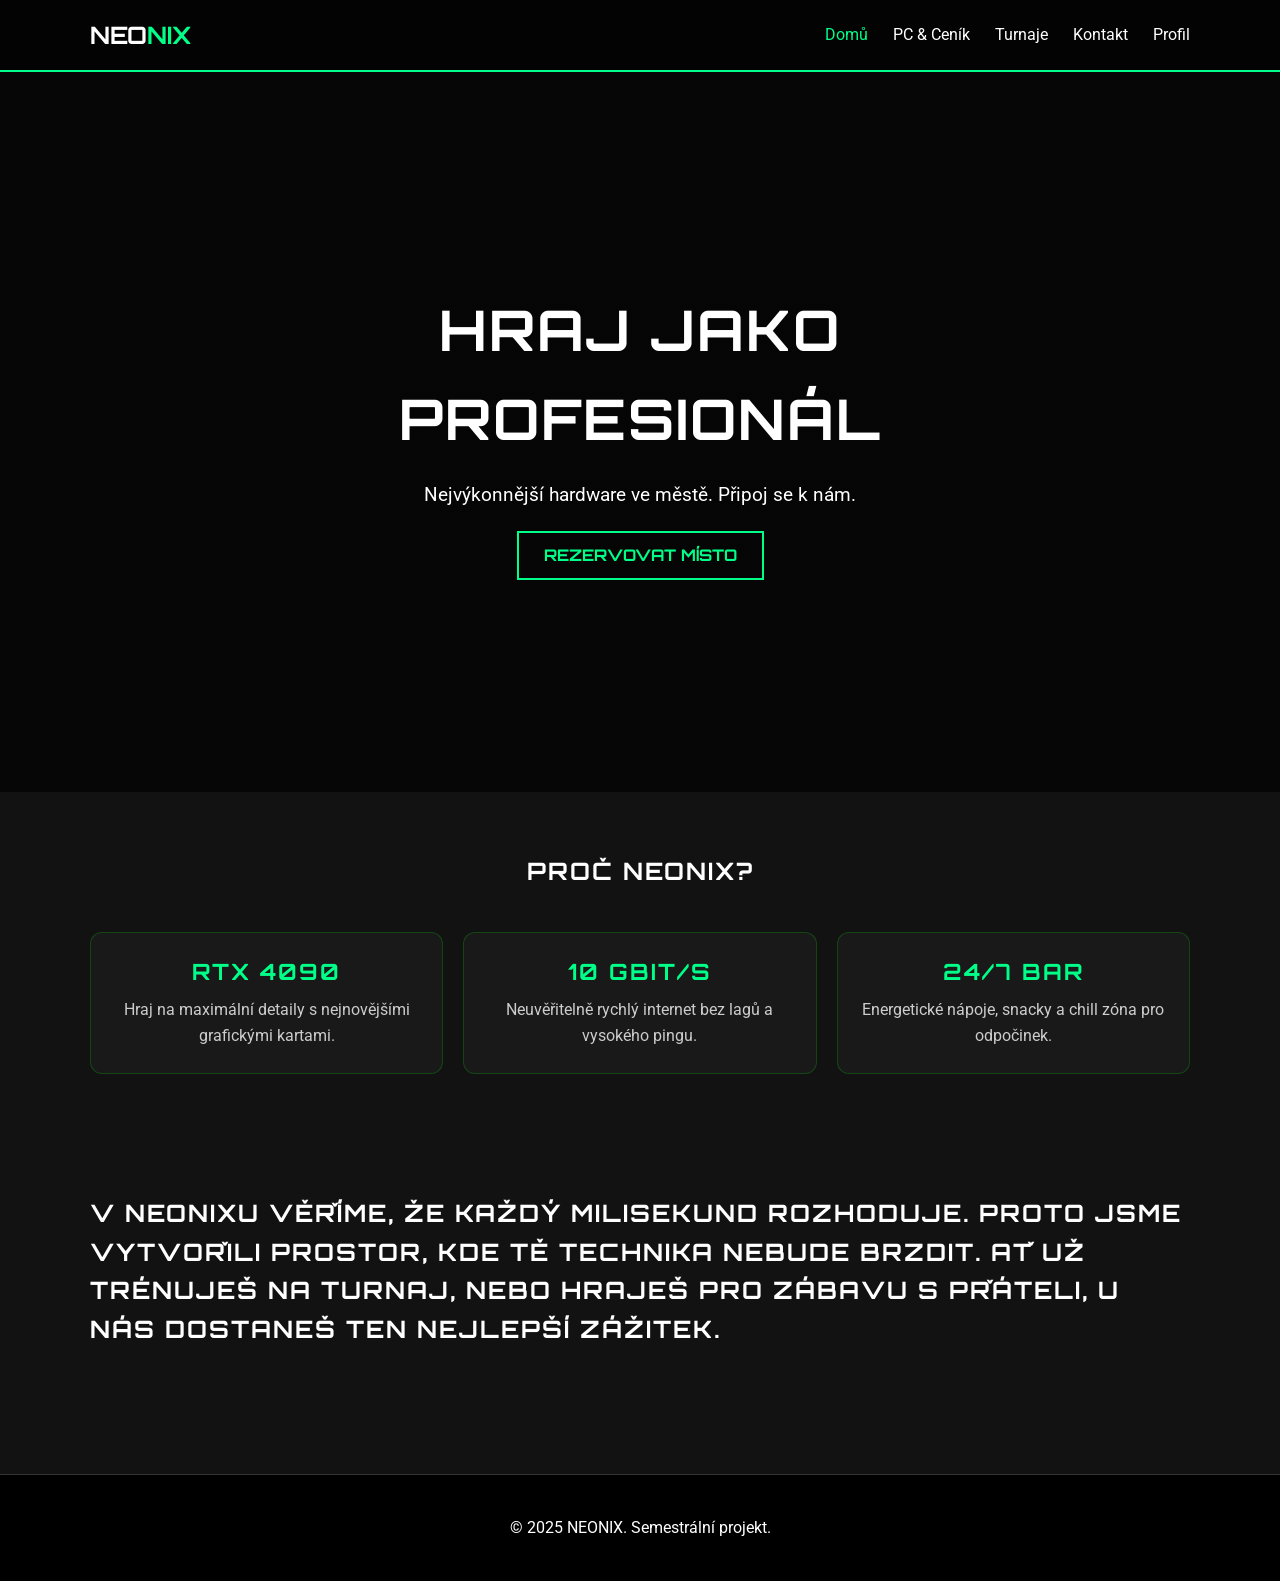
<file: frontend/index.html>
<!DOCTYPE html>
<html lang="cs">
<head>
    <meta charset="UTF-8">
    <meta name="viewport" content="width=device-width, initial-scale=1.0">
    <title>Neonix</title>
    <link rel="preconnect" href="https://fonts.googleapis.com">
    <link rel="preconnect" href="https://fonts.gstatic.com" crossorigin>
    <link href="https://fonts.googleapis.com/css2?family=Orbitron:wght@400;700&family=Roboto:wght@300;400;700&display=swap" rel="stylesheet">

    <link rel="stylesheet" href="style.css">
</head>
<body>

<header>
    <div class="container">
        <nav>
            <div class="logo">NEO<span style="color:var(--accent)">NIX</span></div>
            <div class="nav-links">
                <a href="index.html" style="color:var(--accent)">Domů</a>
                <a href="specs.html">PC & Ceník</a>
                <a href="events.html">Turnaje</a>
                <a href="contact.html">Kontakt</a>
                <a href="Profil.html">Profil</a>
            </div>
        </nav>
    </div>
</header>

<main>

    <section id="index.html" class="hero">
        <div class="container hero-content">
            <h1>Hraj jako <br>Profesionál</h1>
            <p style="margin-bottom: 20px; font-size: 1.2rem;">Nejvýkonnější hardware ve městě. Připoj se k nám.</p>
            <a href="specs.html" class="btn">REZERVOVAT MÍSTO</a>
        </div>
    </section>



    <section class="container section-padding">
        <div class="container">
            <h2 style="text-align: center;">Proč Neonix?</h2>
            <br>
            <div class="grid-wrapper">
                <article class="card">
                    <h3>RTX 4090</h3>
                    <p>Hraj na maximální detaily s nejnovějšími grafickými kartami.</p>
                </article>
                <article class="card">
                    <h3>10 Gbit/s</h3>
                    <p>Neuvěřitelně rychlý internet bez lagů a vysokého pingu.</p>
                </article>
                <article class="card">
                    <h3>24/7 Bar</h3>
                    <p>Energetické nápoje, snacky a chill zóna pro odpočinek.</p>
                </article>
            </div>
        </div>
    </section>



<section id="specs" class="container section-padding">
 <div class="container">
<h2>V NEONIXu věříme, že každý milisekund rozhoduje. Proto jsme vytvořili prostor,
    kde tě technika nebude brzdit. Ať už trénuješ na turnaj, nebo hraješ pro zábavu s přáteli,
    u nás dostaneš ten nejlepší zážitek.</h2>

</div>
</section>



</main>

<footer>
    <div class="container">
        <p>&copy; 2025 NEONIX. Semestrální projekt.</p>

    </div>
</footer>
<script src="api.js"></script>
</body>
</html>
</file>
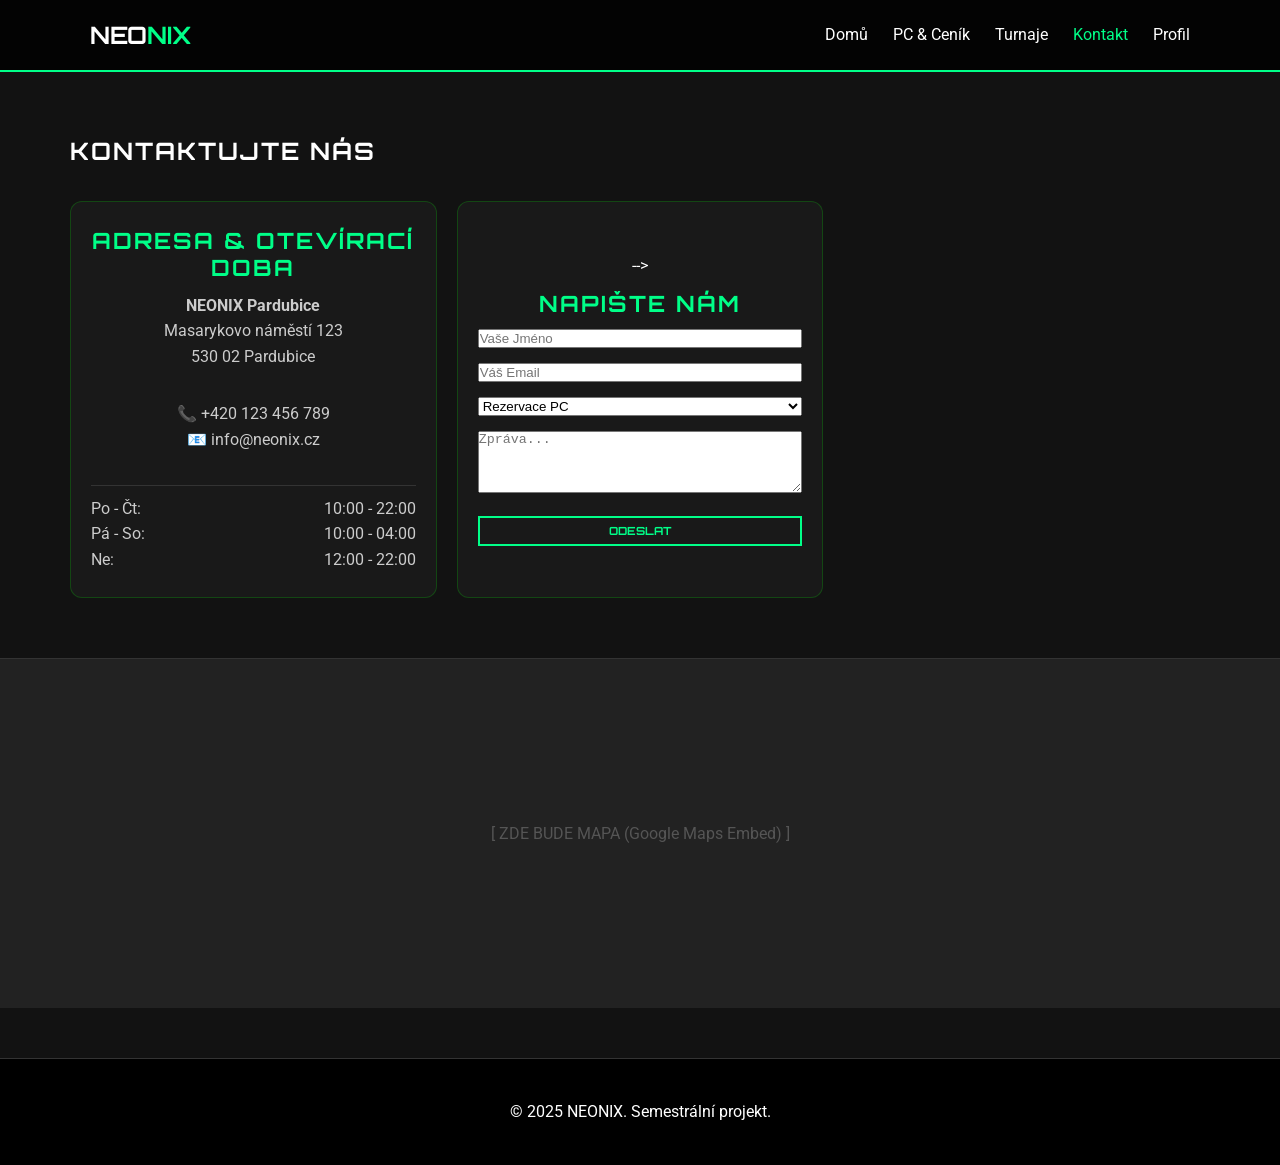
<file: frontend/contact.html>
<!DOCTYPE html>
<html lang="cs">
<head>
    <meta charset="UTF-8">
    <meta name="viewport" content="width=device-width, initial-scale=1.0">
    <title>Kontakt | NEONIX</title>

    <link rel="preconnect" href="https://fonts.googleapis.com">
    <link rel="preconnect" href="https://fonts.gstatic.com" crossorigin>
    <link href="https://fonts.googleapis.com/css2?family=Orbitron:wght@400;700&family=Roboto:wght@300;400;700&display=swap" rel="stylesheet">

    <link rel="stylesheet" href="style.css">
</head>
<body>

<header>
    <div class="container">
        <nav>
            <div class="logo">NEO<span style="color:var(--accent)">NIX</span></div>
            <div class="nav-links">
                <a href="index.html">Domů</a>
                <a href="specs.html">PC & Ceník</a>
                <a href="events.html">Turnaje</a>
                <a href="contact.html" style="color:var(--accent)">Kontakt</a>
                <a href="Profil.html">Profil</a>
            </div>
        </nav>
    </div>
</header>

<main>
    <section class="container section-padding">
        <h2>Kontaktujte nás</h2>

        <div class="grid-wrapper" style="margin-top: 30px;">

            <div class="card">
                <h3>Adresa & Otevírací doba</h3>
                <p style="margin-bottom: 20px;">
                    <strong>NEONIX Pardubice</strong><br>
                    Masarykovo náměstí 123<br>
                    530 02 Pardubice
                </p>
                <p style="margin-bottom: 20px;">
                    📞 +420 123 456 789<br>
                    📧 info@neonix.cz
                </p>

                <div style="border-top: 1px solid #333; padding-top: 10px;">
                    <p style="display: flex; justify-content: space-between;"><span>Po - Čt:</span> <span>10:00 - 22:00</span></p>
                    <p style="display: flex; justify-content: space-between;"><span>Pá - So:</span> <span>10:00 - 04:00</span></p>
                    <p style="display: flex; justify-content: space-between;"><span>Ne:</span> <span>12:00 - 22:00</span></p>
                </div>
            </div>
            <div class="card">-->
                <h3>Napište nám</h3>
                <form action="#" style="display: flex; flex-direction: column; gap: 15px;">
                    <input type="text" placeholder="Vaše Jméno" class="form-input">
                    <input type="email" placeholder="Váš Email" class="form-input">
                    <select class="form-input">
                        <option>Rezervace PC</option>
                        <option>Dotaz k turnaji</option>
                        <option>Jiné</option>
                    </select>
                    <textarea rows="4" placeholder="Zpráva..." class="form-input"></textarea>

                    <button type="submit" class="btn" style="width: 100%;">ODESLAT</button>
                </form>
            </div>

        </div>
    </section>

    <div style="width: 100%; height: 350px; background-color: #222; display: flex; align-items: center; justify-content: center; border-top: 1px solid #333; margin-top: auto;">
        <p style="color: #555;">[ ZDE BUDE MAPA (Google Maps Embed) ]</p>
    </div>
</main>

<footer>
    <div class="container">
        <p>&copy; 2025 NEONIX. Semestrální projekt.</p>
    </div>
</footer>

<script src="api.js"></script>

</body>
</html>
</file>
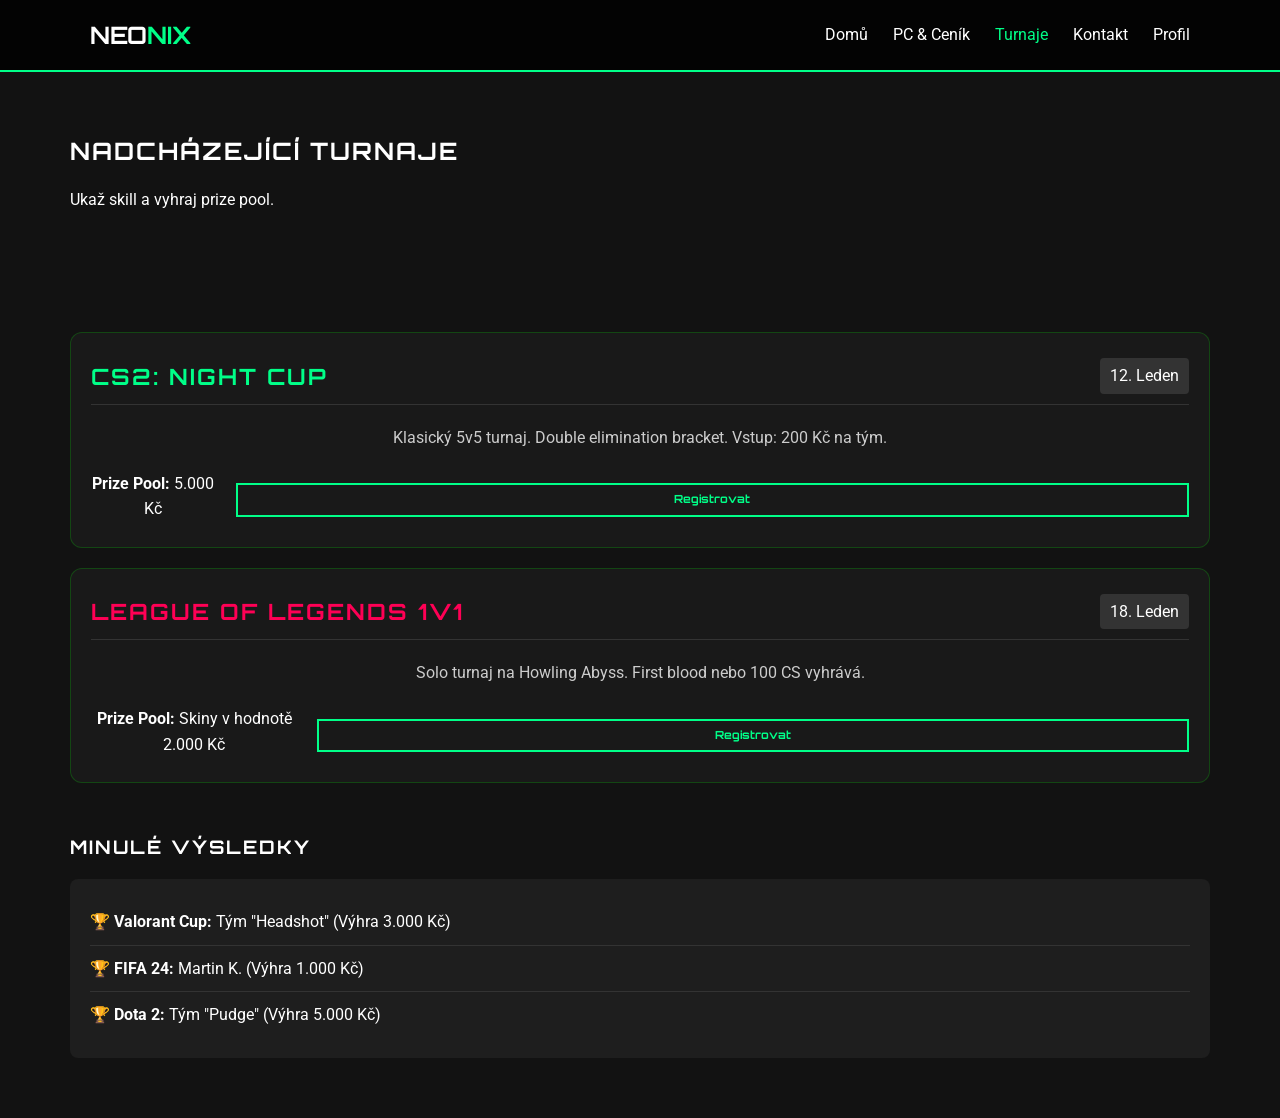
<file: frontend/events.html>
<!DOCTYPE html>
<html lang="cs">
<head>
    <meta charset="UTF-8">
    <meta name="viewport" content="width=device-width, initial-scale=1.0">
    <title>Turnaje</title>
    <link rel="preconnect" href="https://fonts.googleapis.com">
    <link rel="preconnect" href="https://fonts.gstatic.com" crossorigin>
    <link href="https://fonts.googleapis.com/css2?family=Orbitron:wght@400;700&family=Roboto:wght@300;400;700&display=swap" rel="stylesheet">

    <link rel="stylesheet" href="style.css">
</head>
<body>

<header>
    <div class="container">
        <nav>
            <div class="logo">NEO<span style="color:var(--accent)">NIX</span></div>
            <div class="nav-links">
                <a href="index.html">Domů</a>
                <a href="specs.html">PC & Ceník</a>
                <a href="events.html" style="color:var(--accent)">Turnaje</a>
                <a href="contact.html">Kontakt</a>
                <a href="Profil.html">Profil</a>
            </div>
        </nav>
    </div>
</header>



<main>
    <section class="container section-padding">
        <h2>Nadcházející turnaje</h2>
        <p>Ukaž skill a vyhraj prize pool.</p>
    </section>

    <section class="container section-padding">
        <div class="card" style="display: flex; flex-direction: column; gap: 20px; margin-bottom: 20px;">
            <div style="border-bottom: 1px solid #333; padding-bottom: 10px; display: flex; justify-content: space-between; align-items: center;">
                <h3 style="margin: 0; color: var(--accent);">CS2: Night Cup</h3>
                <span style="background: #333; padding: 5px 10px; border-radius: 4px;">12. Leden</span>
            </div>
            <p>Klasický 5v5 turnaj. Double elimination bracket. Vstup: 200 Kč na tým.</p>
            <div style="display: flex; gap: 20px; align-items: center;">
                <div><strong>Prize Pool:</strong> 5.000 Kč</div>
                <a href="#" class="btn" style="margin-left: auto;">Registrovat</a>
            </div>
        </div>

        <div class="card" style="display: flex; flex-direction: column; gap: 20px; margin-bottom: 20px;">
            <div style="border-bottom: 1px solid #333; padding-bottom: 10px; display: flex; justify-content: space-between; align-items: center;">
                <h3 style="margin: 0; color: #ff0055;">League of Legends 1v1</h3>
                <span style="background: #333; padding: 5px 10px; border-radius: 4px;">18. Leden</span>
            </div>
            <p>Solo turnaj na Howling Abyss. First blood nebo 100 CS vyhrává.</p>
            <div style="display: flex; gap: 20px; align-items: center;">
                <div><strong>Prize Pool:</strong> Skiny v hodnotě 2.000 Kč</div>
                <a href="#" class="btn" style="margin-left: auto;">Registrovat</a>
            </div>
        </div>

        <h3 style="margin-top: 50px;">Minulé výsledky</h3>
        <ul style="list-style: none; padding: 20px; background: var(--bg-card); border-radius: 8px;">
            <li style="padding: 10px 0; border-bottom: 1px solid #333;">🏆 <strong>Valorant Cup:</strong> Tým "Headshot" (Výhra 3.000 Kč)</li>
            <li style="padding: 10px 0; border-bottom: 1px solid #333;">🏆 <strong>FIFA 24:</strong> Martin K. (Výhra 1.000 Kč)</li>
            <li style="padding: 10px 0;">🏆 <strong>Dota 2:</strong> Tým "Pudge" (Výhra 5.000 Kč)</li>
        </ul>
    </section>
</main>


<script src="api.js"></script>

</body>
</html>
</file>
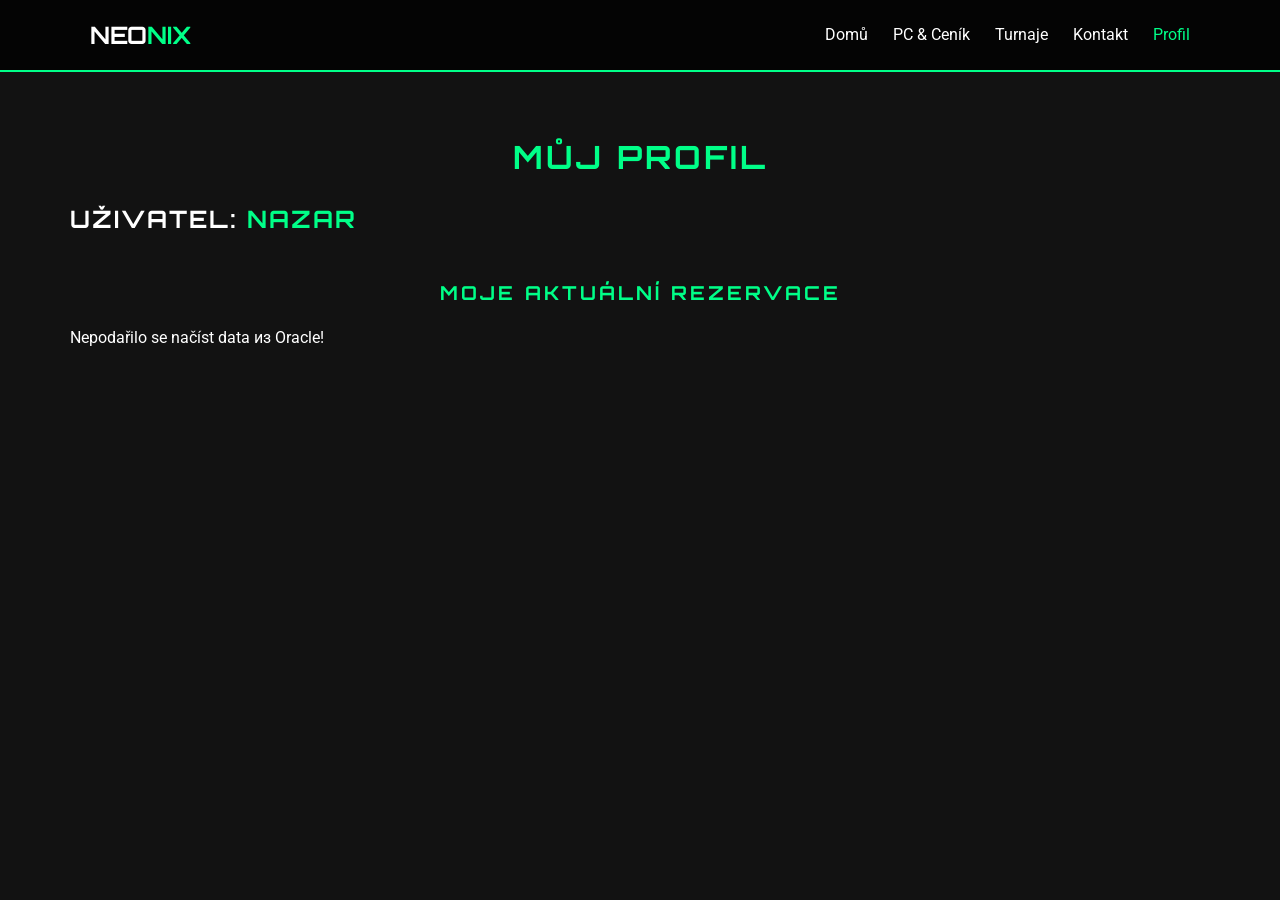
<file: frontend/Profil.html>
<!DOCTYPE html>
<html lang="cs">
<head>
    <meta charset="UTF-8">
    <meta name="viewport" content="width=device-width, initial-scale=1.0">
    <title>Profil</title>
    <link rel="preconnect" href="https://fonts.googleapis.com">
    <link rel="preconnect" href="https://fonts.gstatic.com" crossorigin>
    <link href="https://fonts.googleapis.com/css2?family=Orbitron:wght@400;700&family=Roboto:wght@300;400;700&display=swap" rel="stylesheet">

    <link rel="stylesheet" href="style.css">
</head>
<body>

<header>
    <div class="container">
        <nav>
            <div class="logo">NEO<span style="color:var(--accent)">NIX</span></div>
            <div class="nav-links">
                <a href="index.html">Domů</a>
                <a href="specs.html">PC & Ceník</a>
                <a href="events.html">Turnaje</a>
                <a href="contact.html">Kontakt</a>
                <a href="Profil.html" style="color:var(--accent)">Profil</a>
            </div>
        </nav>
    </div>
</header>

<main class="container section-padding">
        <h1 class="section-title">Můj Profil</h1>
        <div class="profile-info" style="margin-bottom: 40px;">
            <h2>Uživatel: <span style="color: var(--accent)">Nazar</span></h2>
        </div>

        <h2 class="section-title" style="font-size: 1.2rem;">Moje Aktuální Rezervace</h2>
        <div id="my-reservations" class="grid-wrapper">
        </div>



    <script src="Profil.js"></script>
</main>
</body>
</html>
</file>
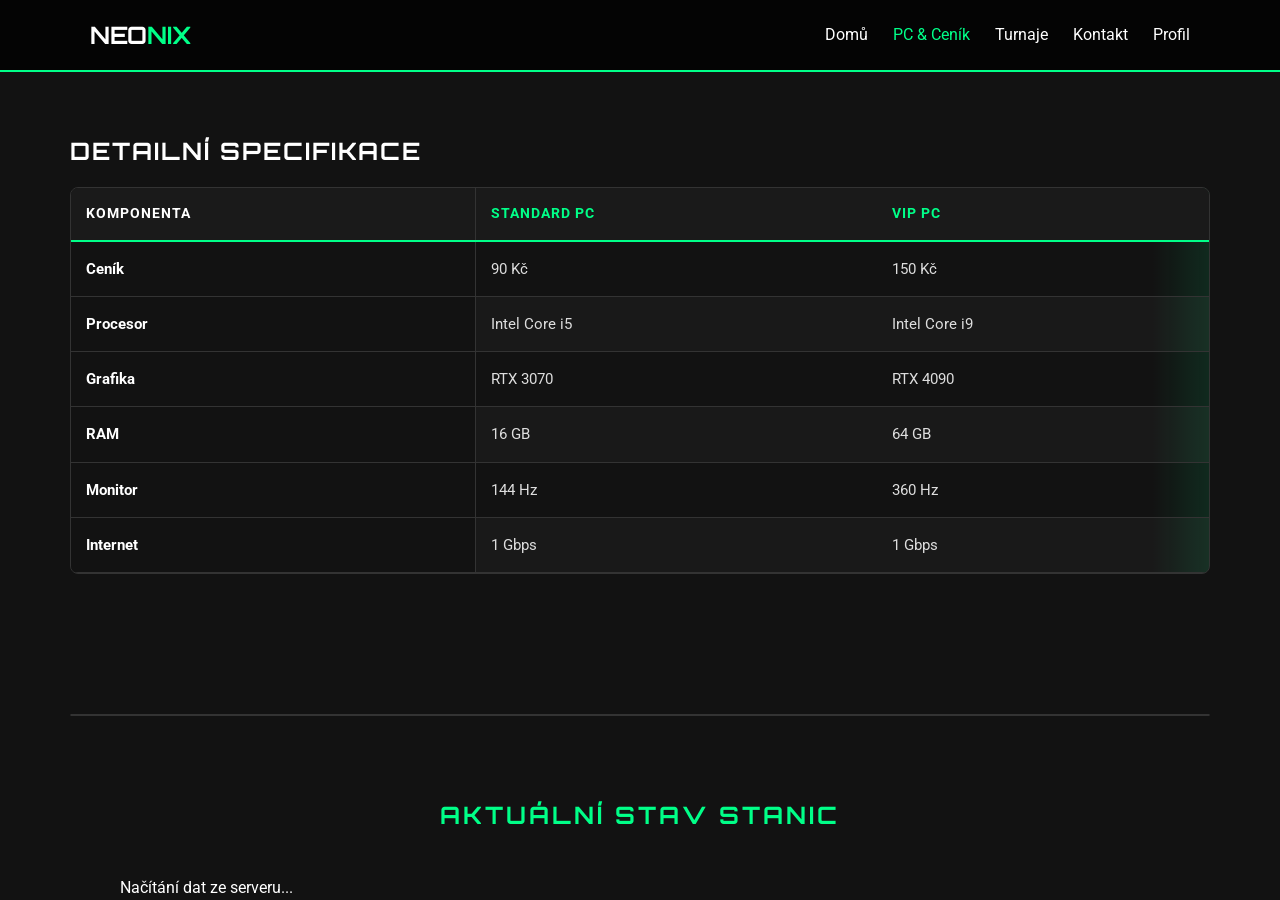
<file: frontend/specs.html>
<!DOCTYPE html>
<html lang="cs">
<head>
    <meta charset="UTF-8">
    <meta name="viewport" content="width=device-width, initial-scale=1.0">
    <title>PC&Cenik</title>
    <link rel="preconnect" href="https://fonts.googleapis.com">
    <link rel="preconnect" href="https://fonts.gstatic.com" crossorigin>
    <link href="https://fonts.googleapis.com/css2?family=Orbitron:wght@400;700&family=Roboto:wght@300;400;700&display=swap" rel="stylesheet">

    <link rel="stylesheet" href="style.css">
</head>
<body>

<header>
    <div class="container">
        <nav>
            <div class="logo">NEO<span style="color:var(--accent)">NIX</span></div>
            <div class="nav-links">
                <a href="index.html">Domů</a>
                <a href="specs.html" style="color:var(--accent)">PC & Ceník</a>
                <a href="events.html">Turnaje</a>
                <a href="contact.html">Kontakt</a>
                <a href="Profil.html">Profil</a>
            </div>
        </nav>
    </div>
</header>

<main>
    <section class="container section-padding">
        <h2>Detailní specifikace</h2>

        <div class="table-wrapper">
            <table class="tech-table">
                <thead>
                <tr>
                    <th>Komponenta</th>
                    <th>Standard PC</th>
                    <th>VIP PC</th>
                </tr>
                </thead>
                <tbody>
                <tr>
                    <td>Ceník</td>
                    <td>90 Kč</td>
                    <td>150 Kč</td>
                </tr>
                <tr>
                    <td>Procesor</td>
                    <td>Intel Core i5</td>
                    <td>Intel Core i9</td>
                </tr>
                <tr>
                    <td>Grafika</td>
                    <td>RTX 3070</td>
                    <td>RTX 4090</td>
                </tr>
                <tr>
                    <td>RAM</td>
                    <td>16 GB</td>
                    <td>64 GB</td>
                </tr>
                <tr>
                    <td>Monitor</td>
                    <td>144 Hz</td>
                    <td>360 Hz</td>
                </tr>
                <tr>
                    <td>Internet</td>
                    <td>1 Gbps</td>
                    <td>1 Gbps</td>
                </tr>

                </tbody>
            </table>
        </div> </section>

    <section class="container section-padding">
        <div class="table-wrapper">
        </div>
    </section>

    <h2 class="section-title" style="text-align: center; margin-bottom: 40px;">AKTUÁLNÍ STAV STANIC</h2>

    <div id="stations-container" class="grid-wrapper">
        <p style="text-align: center;">Načítání dat ze serveru...</p>
    </div>
</main>




<script src="api.js"></script>

</body>
</html>
</file>
<file: frontend/style.css>
:root {
    --bg-dark: #121212;
    --bg-card: #1e1e1e;
    --accent: #00ff88;
    --text-main: #ffffff;
    --text-muted: #aaaaaa;
    --font-heading: 'Orbitron', sans-serif;
    --font-body: 'Roboto', sans-serif;
}

* {
    box-sizing: border-box;
    margin: 0;
    padding: 0;
}

body {
    background-color: var(--bg-dark);
    color: var(--text-main);
    font-family: var(--font-body);
    line-height: 1.6;
    display: flex;
    flex-direction: column;
    min-height: 100vh;
    max-width: 100%;
    overflow-x: hidden;
}

h1, h2, h3 {
    font-family: var(--font-heading);
    text-transform: uppercase;
    letter-spacing: 2px;
    margin-bottom: 1rem;
    word-wrap: break-word;
    hyphens: auto;
}

a {
    text-decoration: none;
    color: var(--text-main);
    transition: color 0.3s;
}

a:hover { color: var(--accent); }

.container {
    width: 100%;
    padding: 0 20px;
    margin: 0 auto;
}

.btn {
    display: inline-block;
    padding: 10px 25px;
    background-color: transparent;
    border: 2px solid var(--accent);
    color: var(--accent);
    font-family: var(--font-heading);
    font-weight: bold;
    cursor: pointer;
    transition: all 0.3s ease;
}

.btn:hover {
    background-color: var(--accent);
    color: var(--bg-dark);
    box-shadow: 0 0 15px var(--accent);
}

header {
    background-color: rgba(0, 0, 0, 0.8);
    border-bottom: 2px solid var(--accent);
    padding: 1rem 0;
    position: sticky;
    top: 0;
    z-index: 100;
}

nav {
    display: flex;
    flex-direction: column;
    align-items: center;
    gap: 15px;
}

.logo {
    font-size: 1.5rem;
    font-weight: bold;
    font-family: var(--font-heading);
}

.nav-links {
    display: flex;
    flex-direction: column;
    gap: 10px;
    text-align: center;
}


.hero {
    height: 80vh;
    display: flex;
    align-items: center;
    justify-content: center;
    text-align: center;
    background: linear-gradient(rgba(0,0,0,0.7), rgba(0,0,0,0.7)),
    url('https://images.unsplash.com/photo-1542751371-adc38448a05e?auto=format&fit=crop&w=1920&q=80'); /* Временная картинка */
    background-size: cover;
    background-position: center;
}

.hero-content h1 { font-size: 2.5rem; }


.features {
    padding: 60px 0;
}


.card {
    background: rgba(255, 255, 255, 0.03);
    padding: 25px 20px;
    border: 1px solid rgba(0, 255, 0, 0.2);
    border-radius: 12px;
    text-align: center;
    transition: all 0.3s ease;


    min-height: auto;
    display: flex;
    flex-direction: column;
    justify-content: center;
    gap: 12px;
}

.card h3 {
    font-size: 1.4rem;
    color: var(--accent);
    margin: 0;
    line-height: 1.2;
}

.card p {
    font-size: 1rem;
    color: #ccc;
    margin: 0;
}


.grid-wrapper {
    display: grid;
    grid-template-columns: repeat(auto-fit, minmax(240px, 320px));
    justify-content: center;
    gap: 20px;
    width: 100%;
}

.card:hover {
    border-color: var(--accent);
    box-shadow: 0 0 20px rgba(0, 255, 0, 0.15);
    transform: translateY(-5px);
}


.card .btn {
    margin-top: 8px;
    width: 100%;
    padding: 6px 10px;
    font-family: 'Orbitron', sans-serif;
    font-size: 0.7rem;
}


footer {
    background-color: #000;
    padding: 40px 0;
    text-align: center;
    border-top: 1px solid #333;
    margin-top: 50px;
}

.section-padding {
    padding: 60px 0;
}


main {
    flex: 1;
    width: 100%;
}

.table-wrapper {
    width: 100%;
    overflow-x: auto;
    -webkit-overflow-scrolling: touch;
    margin-bottom: 20px;
    border-radius: 8px;
    background: linear-gradient(to right, transparent 95%, rgba(0, 255, 136, 0.1) 100%);
    border: 1px solid #333;
}

.tech-table {
    width: 100%;
    min-width: 600px;
    border-collapse: collapse;
}

.tech-table th {
    background-color: #1a1a1a;
    color: var(--accent);
    text-transform: uppercase;
    font-size: 0.85rem;
    padding: 15px;
    text-align: left;
    border-bottom: 2px solid var(--accent);
    letter-spacing: 1px;
}

.tech-table td {
    padding: 15px;
    border-bottom: 1px solid #333;
    color: #ddd;
    font-size: 0.95rem;
}

.tech-table tbody tr:nth-child(even) {
    background-color: rgba(255, 255, 255, 0.03);
}

.tech-table tbody tr:hover {
    background-color: rgba(0, 255, 136, 0.05);
}

.tech-table th:first-child,
.tech-table td:first-child {
    position: sticky;
    left: 0;
    background-color: #121212;
    border-right: 1px solid #333;
    z-index: 2;
    font-weight: bold;
    color: white;
}

.tech-table th:first-child {
    background-color: #1a1a1a;
    z-index: 3;
}



.stations-section {
    padding: 60px 0;
    width: 100%;
    background: #0a0a0a;
}

.stations-grid {
    display: grid;

    grid-template-columns: repeat(auto-fill, minmax(160px, 1fr));
    gap: 20px;
    margin: 40px auto;
    width: 100%;
    max-width: 1200px;
}


.section-title {
    text-align: center;
    font-family: 'Orbitron', sans-serif;
    color: var(--accent);
    letter-spacing: 3px;
    width: 100%;
}


.time-input {
    background: #1a1a1a;
    border: 1px solid var(--accent);
    color: white;
    font-family: 'Orbitron', sans-serif;
    font-size: 0.8rem;
    padding: 5px;
    border-radius: 4px;
    width: 100%;
    box-sizing: border-box;
}


@media (min-width: 768px) {
    .container {
        width: 720px;
    }

    nav {
        flex-direction: row;
        justify-content: space-between;
    }

    .nav-links {
        flex-direction: row;
        gap: 25px;
    }

    .grid-wrapper {
        grid-template-columns: repeat(2, 1fr);
    }

    .hero-content h1 { font-size: 3.5rem; }
}



@media (min-width: 992px) {
    .container {
        width: 960px;
    }

    .grid-wrapper {
        grid-template-columns: repeat(3, 1fr);
    }
}


@media (min-width: 1200px) {
    .container {
        width: 1140px;
    }

    .features { padding: 80px 0; }
}
</file>
